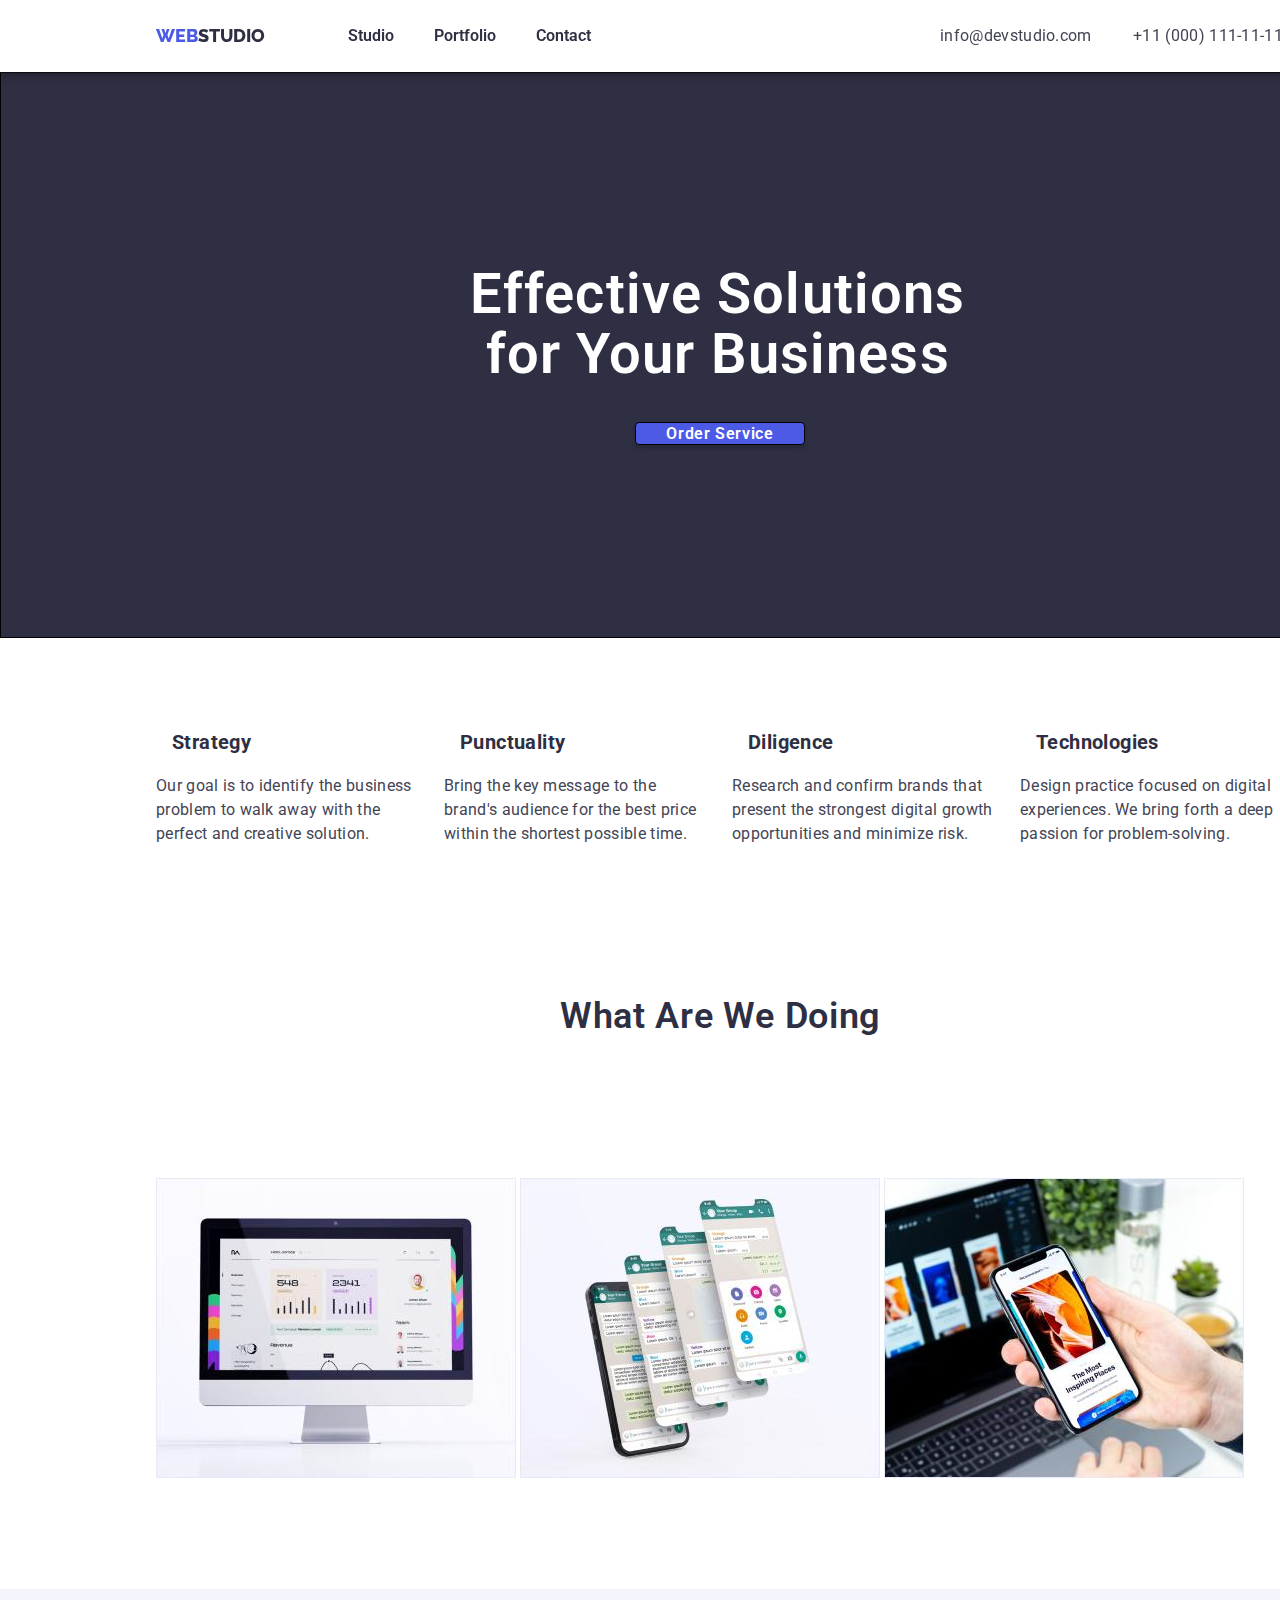
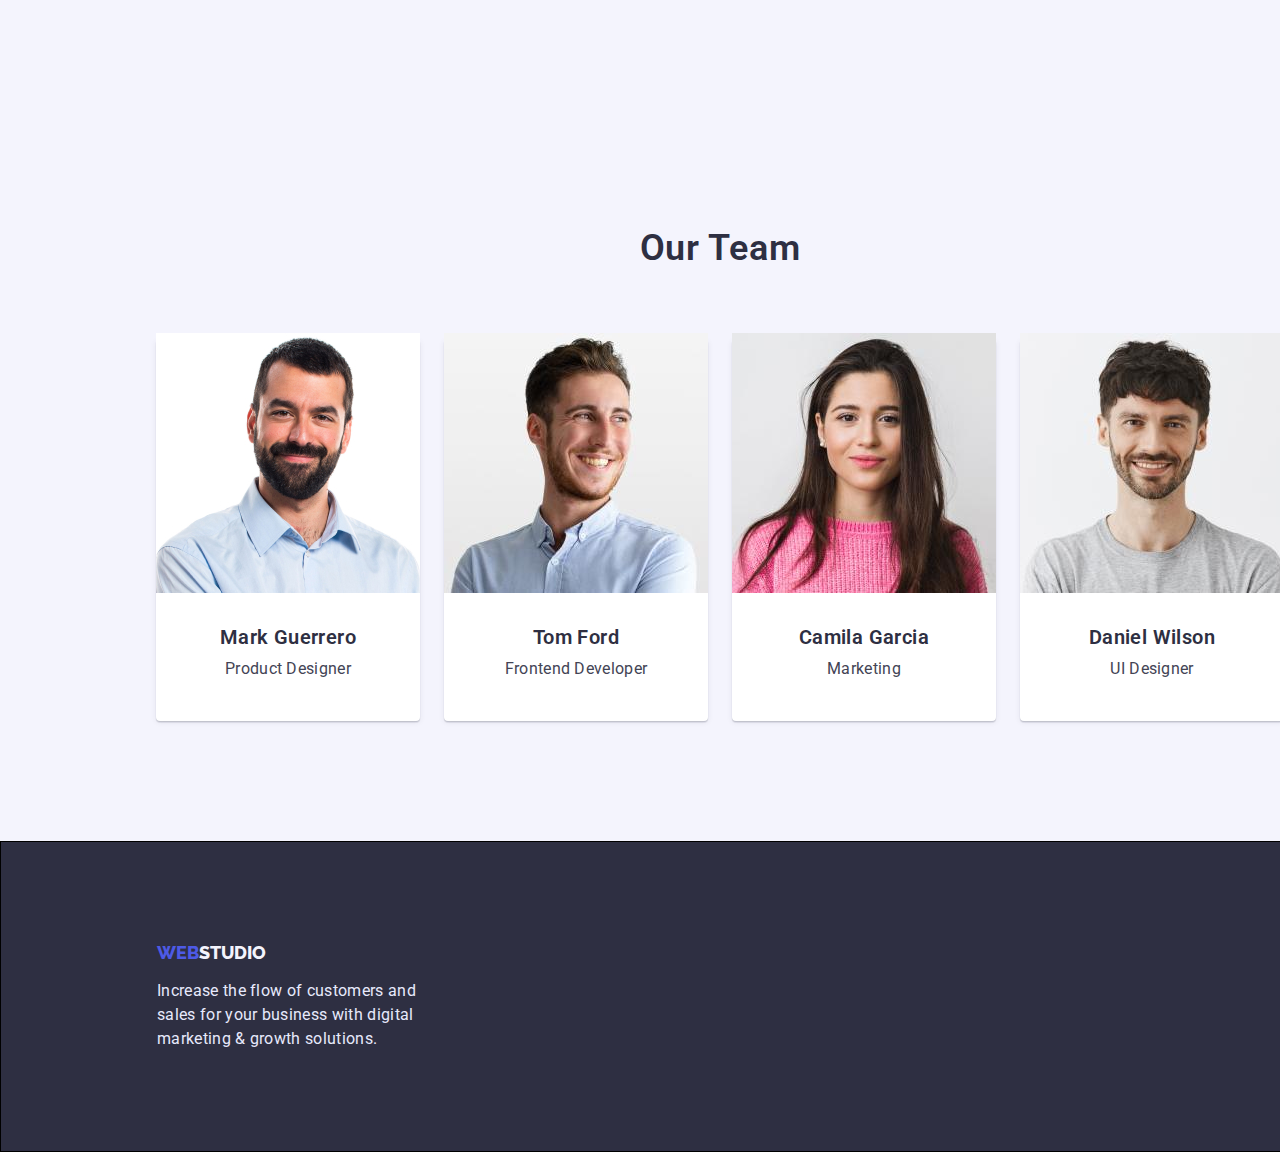
<file: index.html>
<!DOCTYPE html>
<html lang="en">
  <head>
    <meta charset="UTF-8" />
    <meta http-equiv="X-UA-Compatible" content="IE=edge" />
    <meta name="viewport" content="width=device-width, initial-scale=1.0" />
    <title>Document</title>
    <link rel="preconnect" href="https://fonts.googleapis.com" />
    <link rel="preconnect" href="https://fonts.gstatic.com" crossorigin />
    <link
      href="https://fonts.googleapis.com/css2?family=Raleway:wght@700&family=Roboto:wght@400;500;700;900&display=swap"
      rel="stylesheet"
    />
    <link rel="stylesheet" href="./css/styles.css" />
  </head>
  <body>
    <header class="beginning">
      <nav class="navigation">
        <a class="webStudio" href="./index.html"
          ><span class="navigation-item">WEB</span>STUDIO</a
        >
        <ul class="menu">
          <li><a class="link" href="./index.html">Studio</a></li>
          <li><a class="link" href="./portfolio.html">Portfolio</a></li>
          <li><a class="link" href="/contact">Contact</a></li>
        </ul>
      </nav>
      <ul>
        <li class="mail">
          <a class="infodevstudio" href="info@devstudio.com"
            >info@devstudio.com</a
          >
        </li>
        <li class="mail">
          <a class="fone" href="+110001111111">+11 (000) 111-11-11</a>
        </li>
      </ul>
    </header>
    <main class="main">
      <section class="effective-solutions">
        <h1 class="effective-solutions-title">
          Effective Solutions <br />
          for Your Business
        </h1>
        <button class="button-studio" type="button">Order Service</button>
      </section>
      <section>
        <h2 class="visually-hidden">Our principles</h2>
        <ul class="card-set">
          <!--Strategy-->
          <li class="straegy">
            <h3 class="text-strategy">Strategy</h3>
            <p class="straegy-title">
              Our goal is to identify the business problem to walk away with the
              perfect and creative solution.
            </p>
          </li>
          <!--Punctuality-->
          <li class="punctuality">
            <h3 class="text-strategy">Punctuality</h3>
            <p class="punctuality-title">
              Bring the key message to the brand's audience for the best price
              within the shortest possible time.
            </p>
          </li>
          <!--Diligence-->
          <li class="diligence">
            <h3 class="text-strategy">Diligence</h3>
            <p class="diligence-title">
              Research and confirm brands that present the strongest digital
              growth opportunities and minimize risk.
            </p>
          </li>
          <li class="technologies">
            <h3 class="text-strategy">Technologies</h3>
            <p class="technologies-title">
              Design practice focused on digital experiences. We bring forth a
              deep passion for problem-solving.
            </p>
          </li>
        </ul>
      </section>
      <section class="what-are-we-doing">
        <h2 class="what-title">What are we doing</h2>
        <img
          class="foto-doing"
          src="./images/img(6).jpg"
          alt="Photo PC"
          width="360"
          height="300"
        />
        <img
          class="foto-doing"
          src="./images/img(5).jpg"
          alt="Photo SmartPhon"
          width="360"
          height="300"
        />
        <img
          class="foto-doing"
          src="./images/img(4).jpg"
          alt="Photo PC and SmartPhon"
          width="360"
          height="300"
        />
      </section>
      <section class="our-team">
        <h2 class="our-team-title">Our Team</h2>
        <div class="container">
          <ul class="card-set">
            <!--Team Card1-->
            <li class="item">
              <img
                class="foto"
                src="./images/img.jpg"
                alt="Picture of Photo Mark Guerrero"
                width="264"
                height="260"
              />
              <h3 class="text-foto">Mark Guerrero</h3>
              <p class="text-pr">Product Designer</p>
            </li>
            <!--Team Card2-->
            <li class="item">
              <img
                class="foto"
                src="./images/img(1).jpg"
                alt="Picture of Photo Tom Ford"
                width="264"
                height="260"
              />
              <h3 class="text-foto">Tom Ford</h3>
              <p class="text-pr">Frontend Developer</p>
            </li>
            <!--Team Card3-->
            <li class="item">
              <img
                class="foto"
                src="./images/img(2).jpg"
                alt="Picture of Photo Camila Garcia"
                width="264"
                height="260"
              />
              <h3 class="text-foto">Camila Garcia</h3>
              <p class="text-pr">Marketing</p>
            </li>
            <!--Team Card4-->
            <li class="item">
              <img
                class="foto"
                src="./images/img(3).jpg"
                alt="Picture of Photo Daniel Wilson"
                width="264"
                height="260"
              />
              <h3 class="text-foto">Daniel Wilson</h3>
              <p class="text-pr">UI Designer</p>
            </li>
          </ul>
        </div>
      </section>
    </main>
    <footer class="lowerpart">
      <a class="lowerpart-block" href="./index.html"
        ><span class="lowerpart-item">WEB</span>STUDIO</a
      >
      <p class="lowerpart-title">
        Increase the flow of customers and sales for your business with digital
        marketing & growth solutions.
      </p>
    </footer>
  </body>
</html>
</file>
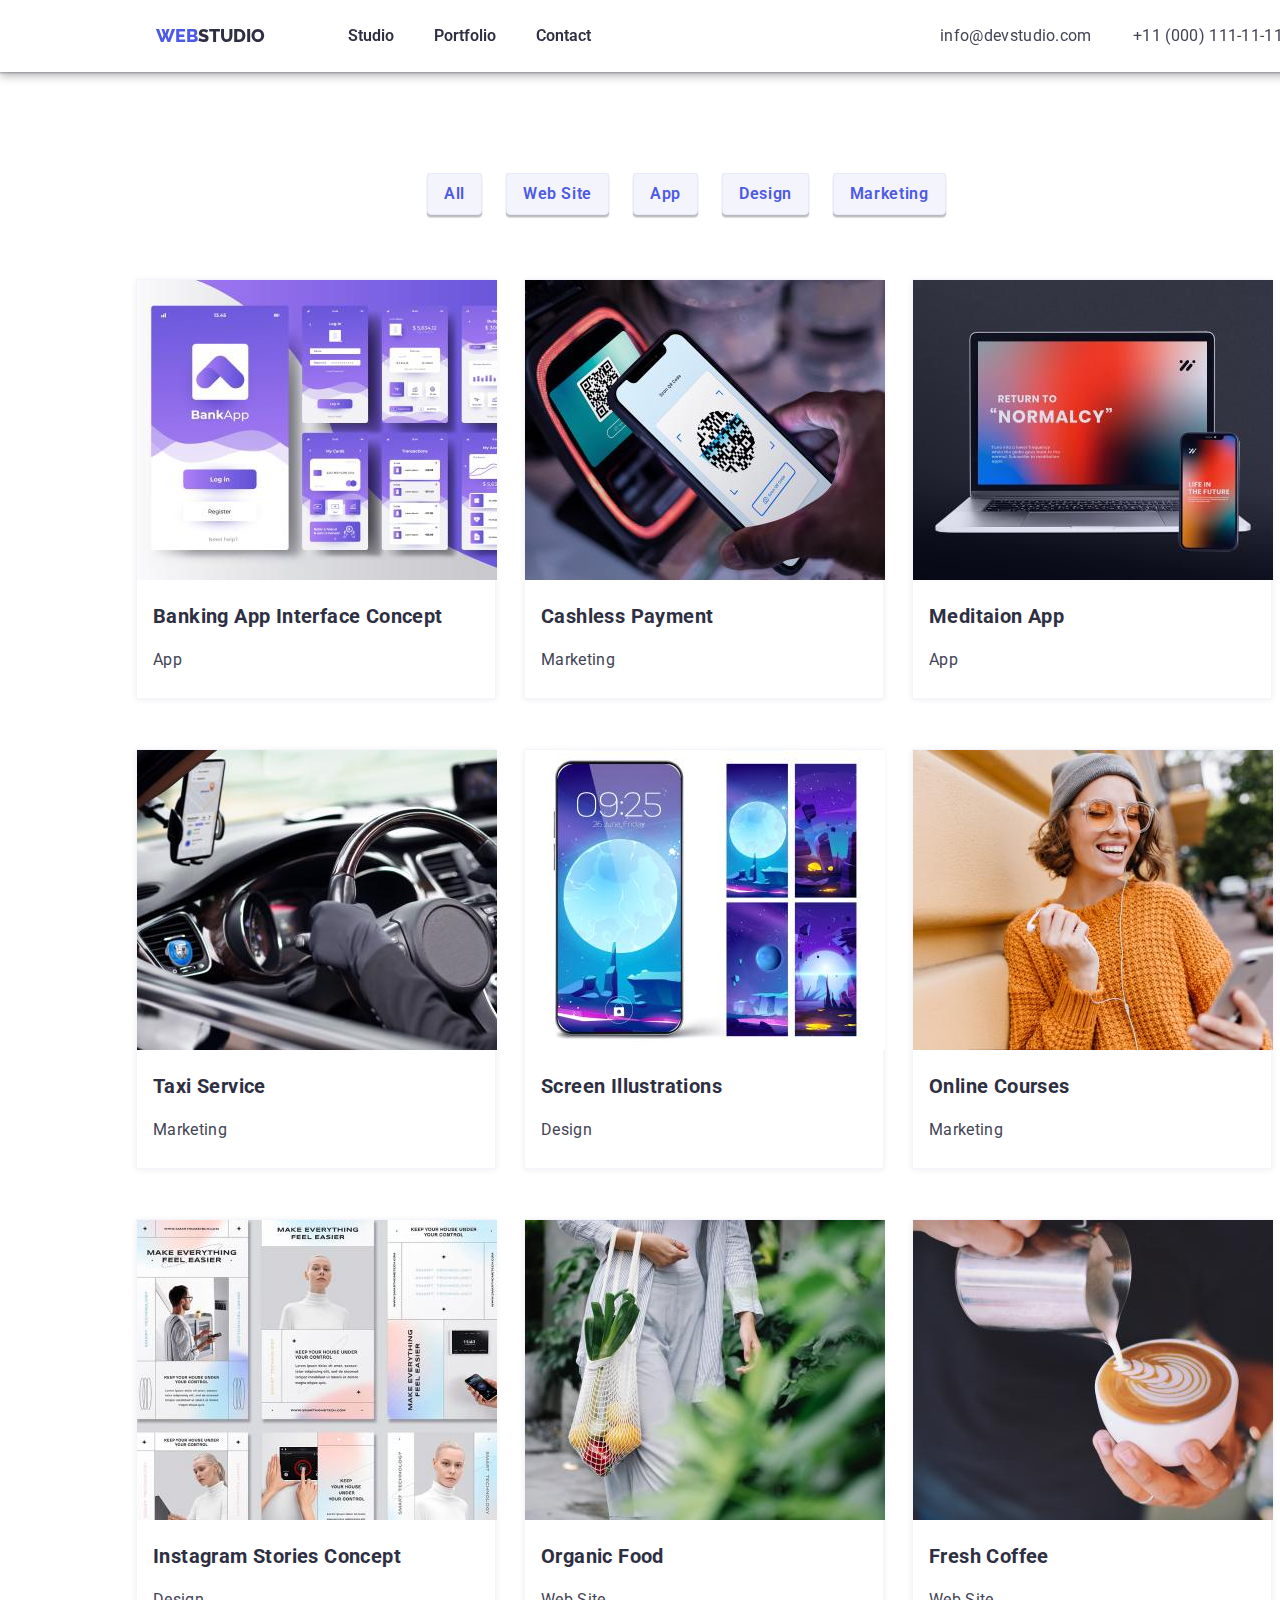
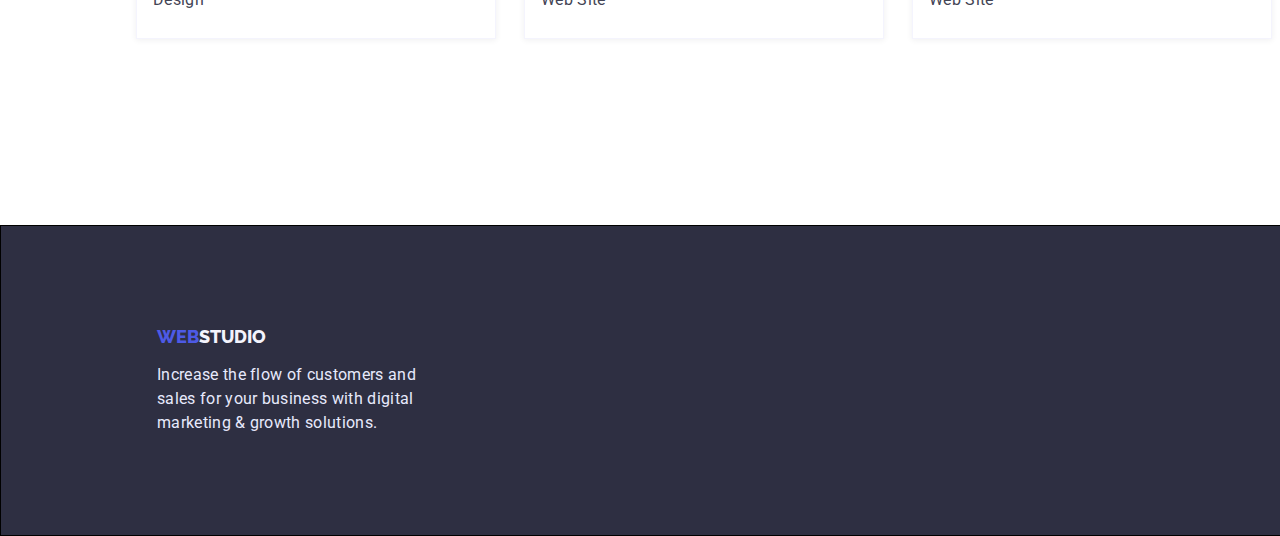
<file: portfolio.html>
<!DOCTYPE html>
<html lang="en">
  <head>
    <meta charset="UTF-8" />
    <meta http-equiv="X-UA-Compatible" content="IE=edge" />
    <meta name="viewport" content="width=device-width, initial-scale=1.0" />
    <title>Portfolio</title>
    <link rel="preconnect" href="https://fonts.googleapis.com" />
    <link rel="preconnect" href="https://fonts.gstatic.com" crossorigin />
    <link
      href="https://fonts.googleapis.com/css2?family=Raleway:wght@700&family=Roboto:wght@400;500;700;900&display=swap"
      rel="stylesheet"
    />
    <link rel="stylesheet" href="./css/styles.css" />
  </head>
  <body>
    <header class="beginning">
      <nav class="navigation">
        <a class="webStudio" href="./index.html"
          ><span class="navigation-item">WEB</span>STUDIO</a
        >
        <ul class="menu list">
          <li><a class="link" href="./index.html">Studio</a></li>
          <li><a class="link" href="./portfolio.html">Portfolio</a></li>
          <li><a class="link" href="/contact">Contact</a></li>
        </ul>
      </nav>
      <ul class="list">
        <li class="mail">
          <a class="infodevstudio" href="info@devstudio.com"
            >info@devstudio.com</a
          >
        </li>
        <li class="mail">
          <a class="fone" href="+110001111111">+11 (000) 111-11-11</a>
        </li>
      </ul>
    </header>
    <main class="main-portfolio">
      <section>
        <div class="conteyner">
          <ul class="list main">
            <li class="block-button">
              <button class="button-portfolio" type="button">All</button>
            </li>
            <li class="block-button">
              <button class="button-portfolio" type="button">Web Site</button>
            </li>
            <li class="block-button">
              <button class="button-portfolio" type="button">App</button>
            </li>
            <li class="block-button">
              <button class="button-portfolio" type="button">Design</button>
            </li>
            <li class="block-button">
              <button class="button-portfolio" type="button">Marketing</button>
            </li>
            <li class="block-button"></li>
          </ul>

          <ul>
            <li class="foto-text-title">
              <img
                class="foto-portfolio"
                src="./images/img(8).jpg"
                alt="Banking App Interface Concept"
                width="360"
                height="300"
              >
              <h3 class="text-foto-port">Banking App Interface Concept</h3>
              <p class="text-port">App</p>
            </li>
            <li class="foto-text-title">
              <img
                class="foto-portfolio"
                src="./images/img(17).jpg"
                alt=""
                width="360"
                height="300"
              >
              <h3 class="text-foto-port">Cashless Payment</h3>
              <p class="text-port">Marketing</p>
            </li>
            <li class="foto-text-title">
              <img
                class="foto-portfolio"
                src="./images/img(10).jpg"
                alt="Meditaion App"
                width="360"
                height="300"
              >
              <h3 class="text-foto-port">Meditaion App</h3>
              <p class="text-port">App</p>
            </li>
            <li class="foto-text-title">
              <img
                class="foto-portfolio"
                src="./images/img(11).jpg"
                alt="Taxi Service"
                width="360"
                height="300"
              >
              <h3 class="text-foto-port">Taxi Service</h3>
              <p class="text-port">Marketing</p>
            </li>
            <li class="foto-text-title">
              <img
                class="foto-portfolio"
                src="./images/img(12).jpg"
                alt="Screen Illustrations"
                width="360"
                height="300"
              >
              <h3 class="text-foto-port">Screen Illustrations</h3>
              <p class="text-port">Design</p>
            </li>
            <li class="foto-text-title">
              <img
                class="foto-portfolio"
                src="./images/img(13).jpg"
                alt="Online Courses"
                width="360"
                height="300"
              >
              <h3 class="text-foto-port">Online Courses</h3>
              <p class="text-port">Marketing</p>
            </li>
            <li class="foto-text-title">
              <img
                class="foto-portfolio"
                src="./images/img(14).jpg"
                alt="Instagram Stories Concept"
                width="360"
                height="300"
              >
              <h3 class="text-foto-port">Instagram Stories Concept</h3>
              <p class="text-port">Design</p>
            </li>
            <li class="foto-text-title">
              <img
                class="foto-portfolio"
                src="./images/img(15).jpg"
                alt="Organic Food"
                width="360"
                height="300"
              >
              <h3 class="text-foto-port">Organic Food</h3>
              <p class="text-port">Web Site</p>
            </li>
            <li class="foto-text-title">
              <img
                class="foto-portfolio"
                src="./images/img(16).jpg"
                alt="Fresh Coffee"
                width="360"
                height="300"
              >
              <h3 class="text-foto-port">Fresh Coffee</h3>
              <p class="text-port">Web Site</p>
            </li>
          </ul>
        </div>
      </section>
    </main>
    <footer class="lowerpart">
      <a class="lowerpart-block" href="./index.html"
        ><span class="lowerpart-item">WEB</span>STUDIO</a
      >
      <p class="lowerpart-title">
        Increase the flow of customers and sales for your business with digital
        marketing & growth solutions.
      </p>
    </footer>
  </body>
</html>
</file>
<file: css/styles.css>
html {
  box-sizing: border-box;
}
*,
*::after {
  box-sizing: inherit;
}
:root {
  --card-set-gap: 24px;
  --brand-color: #4d5ae5;
  --brand-color-black: #2e2f42;
--brand-color-white: #f8f8f8;
--brand-color-black-text: #434455;
--brand-color-white-text:#ffffff;
--brand-color-white-background:#ffffff;
--brand-color-white-background-color:#f4f4fd;
--brand-color-blue: #404bbf;
--brand-color-black-1: #000000;
--brand-color-white-2: #e7e9fc;
}
body {
  font-family: "Roboto", sans-serif;
  color: var(--brand-color-black-1);
  width: 1440px;
  margin: 0 auto;
}
.visually-hidden{
  position: absolute;
  width: 1px;
  height: 1px;
  margin: -1px;
  bottom: 0;
  padding: 0;
  white-space: nowrap;
  clip-path: inset(100%);
  clip: rect(0 0 0 0);
  overflow: hidden;
}
.list{
  list-style: none;
  padding-left: 0;
  width: 586px;
  gap: 24px;
  display: flex;
  margin-top: 101px;
  margin-bottom: 64px;
  margin-left: auto;
  margin-right: auto;
}
.beginning {
  display: flex;
  background-color: var(--brand-color-white-background);
  box-shadow: 0px 2px 1px rgba(46, 47, 66, 0.08),
    0px 1px 1px rgba(46, 47, 66, 0.16), 0px 1px 6px rgba(46, 47, 66, 0.08);
  width: 1440px;
  height: 72px;
  filter: drop-shadow(0px 4px 4px rgba(0, 0, 0, 0.25));
}

.menu {
  display: flex;
  flex-direction: row;
  color:var(--brand-color-black);
  align-items: flex-start;
  padding: 0px;
  gap: 40px;
  position: absolute;
  width: 261px;
  height: 24px;
  left: 348px;
  top: 24px;
  font-family: 'Roboto';
  font-style: normal;
  font-weight: 600;
  font-size: 16px;
  line-height: 1.5;
  list-style: none;
  margin-top: auto;
  flex: none;
  order: 0;
  flex-grow: 0;
}
.mail {
  list-style: none;
}
.menu .link:hover,
.menu .link:focus {
  color: var(--brand-color);
}

.menu .link {
  color:var(--brand-color-black);
  text-decoration: none;
}

.menu .link:click {
  color: var(--brand-color);
}
.webStudio {
  display: flex;
  flex-direction: row;
  align-items: flex-start;
  padding: 0px;
  position: absolute;
  color: var(--brand-color-black);
  width: 115px;
  left: 156px;
  top: 24px;
  font-family: 'Raleway';
  font-style: normal;
  font-weight: 800;
  font-size: 18px;
  line-height: 24px;
  text-decoration: none;
}
.navigation-item {
  color: var(--brand-color);
}
.infodevstudio {
  font-family: 'Roboto';
  font-style: normal;
  font-weight: 400;
  font-size: 16px;
  line-height: 1.5;
  position: absolute;
  width: 153px;
  height: 24px;
  left: 940px;
  top: 24px;
  letter-spacing: 0.02em;
  color:var(--brand-color-black-text);
  text-decoration: none;
}
.infodevstudio:hover,
.infodevstudio:focus {
  color:var(--brand-color);
}

.fone:hover,
.fone:focus {
  color:var(--brand-color);
}

.fone {
  font-family: 'Roboto';
  font-style: normal;
  font-weight: 400;
  font-size: 16px;
  line-height: 1.5;
  position: absolute;
  width: 151px;
  height: 24px;
  left: 1133px;
  top: 24px;
  letter-spacing: 0.02em;
  color:var(--brand-color-black-text);
  text-decoration: none;
}
.nemi {
  display: block;
  margin: auto;
  width: 1440px;
  flex-basis: calc(100% / 3);

}
.effective-solutions {
  background: var(--brand-color-black);
  width: 1440px;
  left: 0px;
  top: 72px;
  margin-top: 0px;
  border: 1px solid var(--brand-color-black-1);
}
.effective-solutions-title {
  font-family: "Roboto";
  font-style: normal;
  font-weight: 600;
  font-size: 56px;
  line-height: 1.07;
  letter-spacing: 0.02em;
  width: 500px;
  padding-top: 192px;
  color: var(--brand-color-white-text);
  text-align: center;
  display: flex;
  margin-top: 0px;
  margin-left: auto;
  margin-right: auto;
}

.button-studio {
  font-family: "Roboto";
  font-style: normal;
  font-weight: 600;
  font-size: 16px;
  line-height: 1.1875;
  display: block;
  margin-left: auto;
  margin-right: auto;
  background:var(--brand-color);
  border: 1px solid var(--brand-color-black-1);
  box-shadow: 0px 4px 4px rgba(0, 0, 0, 0.15);
  border-radius: 4px;
  margin-bottom: 192px;
  align-items: center;
  text-align: center;
  letter-spacing: 0.04em;
  color: var(--brand-color-white-text);
  width: 170px;
}
button .link:click {
  color: var(--brand-color-blue);
}
button .link:hover {
  color: var(--brand-color);
}
button .link:default {
  color: var(--brand-color);
}

.card-set {
  display: flex;
  margin-left: auto;
  margin-right: auto;
  width: 1128px;
  gap: 24px;
  padding-left: 0;
  margin-top: 72px;
  margin-bottom: 0;
}
.text-strategy, .text-foto-port{
  
  font-size: 20px;
  line-height: 1.2;
  letter-spacing: 0.02em;
  color: var(--brand-color-black);
  margin-left: 16px;
}

.card-set > .straegy,
.punctuality,
.diligence {
  flex-basis: calc(100% / 4);
}

.straegy,
.punctuality,
.diligence,
.technologies {
  width: 264px;
  list-style: none;
}
.straegy-title,
.punctuality-title,
.diligence-title,
.technologies-title {
  width: 264px;
  height: 72px;
  font-family: 'Roboto';
  font-style: normal;
  font-weight: 400;
  font-size: 16px;
  line-height: 1.5;
  letter-spacing: 0.02em;
  color: var(--brand-color-black-text);
}

.ourprinciples-title {
  text-decoration: none;
}
.what-are-we-doing {
  flex-basis: calc(100% / 3);
  width: 1128px;
  margin-left: auto;
  margin-right: auto;
  margin-top: 135px;
}
.foto-doing {
  width: 360px;
  margin-top: 111px;
}
.what-title {
  font-family: 'Roboto';
  font-style: normal;
  font-weight: 600;
  font-size: 36px;
  line-height: 1.11;
  text-align: center;
  letter-spacing: 0.02em;
  text-transform: capitalize;
  color: var(--brand-color-black);
  
}
.auto-layout {
  display: flex;
  flex-direction: column;
  align-items: flex-start;
  padding: 0px;
}
.our-team {
  display: block;
  background-color: var(--brand-color-white-background-color);
  width: 1440px;
  left: 0px;
  top: 1551px;
  margin-top: 107px;
  padding-top: 120px;
}
.our-team-title {
  
  font-family: "Roboto";
  font-style: normal;
  font-weight: 600;
  font-size: 36px;
  line-height: 1.11;
  text-align: center;
  letter-spacing: 0.02em;
  text-transform: capitalize;
  color: var(--brand-color-black);
  margin-top: 120px;
}
.container {
  margin-left: auto;
  margin-right: auto;
  width: 1440px;
  
}
.text-foto{
  font-family: 'Roboto';
  font-style: normal;
  font-weight: 600;
  font-size: 20px;
  line-height: 1.2;
  text-align: center;
  letter-spacing: 0.02em;
  color: var(--brand-color-black);
  margin-top: 32px;
  margin-bottom: 0;
}
.text-pr{
  font-family: 'Roboto';
  font-style: normal;
  font-weight: 400;
  font-size: 16px;
  line-height: 1.5;
  text-align: center;
  letter-spacing: 0.02em;
  color:var(--brand-color-black-text);
  margin-top: 8px;
}
.item {
  display: flex;
  flex-direction: column;
  justify-content: center;
  align-items: center;
  padding: 0px 0px 32px;
  width: 264px;
  height: 380px;
  left: 156px;
  top: 1783px;
  background:var(--brand-color-white-background);
  box-shadow: 0px 1px 6px rgba(46, 47, 66, 0.08),
    0px 1px 1px rgba(46, 47, 66, 0.16), 0px 2px 1px rgba(46, 47, 66, 0.08);
  border-radius: 0px 0px 4px 4px;
  padding-left: auto;
  margin-bottom: 120px;
}
.foto {
 
}

.lowerpart {
  background: var(--brand-color-black);
  border: 1px solid var(--brand-color-black-1);
  box-shadow: 0px 4px 4px rgba(0, 0, 0, 0.25);
  width: 1440px;
}
.lowerpart-block {
  display: block;
  color: var(--brand-color-white-background-color);
  width: 264px;
  margin-left: 156px;
  margin-top: 100px;
  text-decoration: none;
  font-family: 'Raleway';
  font-style: normal;
  font-weight: 800;
  font-size: 18px;
  line-height:1,16;
}

.lowerpart-item {
  color: var(--brand-color);
  background: var(--brand-color-black);
}

.lowerpart-title {
  font-family: 'Roboto';
  font-style: normal;
  font-weight: 400;
  font-size: 16px;
  line-height: 1.5;
  letter-spacing: 0.02em;
  display: block;
  color: var(--brand-color-white-2);
  width: 264px;
  margin-left: 156px;
  margin-bottom: 100px;
}

/* portfolio */
.main-portfolio{
  display: block;
  margin: auto;
  width: 1272px;
  flex-basis: calc(100% / 3);
  padding-bottom: 120px;

}

.block-button {
  flex-direction: row;
  justify-content: center;
  align-items: center;
  background: var(--brand-color-white-background-color);
}
.button-portfolio {
  font-family: "Roboto";
  font-style: normal;
  font-weight: 600;
  font-size: 16px;
  line-height: 1.5;
  display: flex;
  align-items: center;
  text-align: center;
  letter-spacing: 0.04em;
  margin-left: auto;
  margin-right: auto;
  background: var(--brand-color-white-background-color);
  color:var(--brand-color);
  border: 1px solid var(--brand-color-white-2);
  box-shadow: 0px 3px 1px rgba(0, 0, 0, 0.1), 0px 2px 1px rgba(0, 0, 0, 0.08), 0px 2px 2px rgba(0, 0, 0, 0.12);

  border-radius: 4px;
  flex: none;
  order: 0;
  flex-grow: 0;
  padding: 8px 16px;
}
.button-portfolio:hover,
.button-portfolio:focus {
  cursor: pointer;
  background: var(--brand-color);
  color: var(--brand-color-white-text);
}
.many {
  width: 1128px;
  display: flex;
  gap: 24px;
  margin-left: auto;
  margin-right: auto;
  margin-top: 35px;
}

.foto-text-title {
  display: inline-block;
  gap: 24px;
  box-sizing: border-box;
  width: 360px;
  height: 420px;
  margin: 0 12px 50px;
  left: 156px;
  top: 285px;
  background: var(--brand-color-white-background);
  border: 0.5px solid var(--brand-color-white-background-color);
  box-shadow: 0px 1px 6px rgba(46, 47, 66, 0.08);
}
.fototext-title {
  display: inline-block;  
  width: 360px;
  height: 300px;
  margin: 0 24px;
  background-color: var(--brand-color);
  margin-bottom: px;
  font-family: "Roboto";
  font-style: normal;
  font-weight: 400;
  font-size: 16px;
  line-height: 1.5;
  letter-spacing: 0.02em;
  list-style: none;
  
}

.text-title {
  width: 296px;
  font-family: "Roboto";
  font-style: normal;
  font-weight: 400;
  font-size: 16px;
  line-height: 1.5;
  letter-spacing: 0.02em;
  color: var(--brand-color-white-background-color);
  margin-left: auto;
  margin-right: auto;
  margin-top: 40px;
}
/*Marketing*/
.marketing {
  width: 1128px;
  display: flex;
  gap: 24px;
  margin-left: auto;
  margin-right: auto;
  margin-top: 20px;
}

/*Web Site*/
.web-site {
  width: 1128px;
  display: flex;
  gap: 24px;
  margin-left: auto;
  margin-right: auto;
  margin-top: 28px;
}

.text-port{
  font-size: 16px;
  line-height: 1.5;
  letter-spacing: 0.02em;
  color: var(--brand-color-black-text);
  margin-left: 16px;
}
.foto-portfolio{
  width: 360px;
  height: 300px;
  left: 0px;
  top: 0px;
}
</file>
